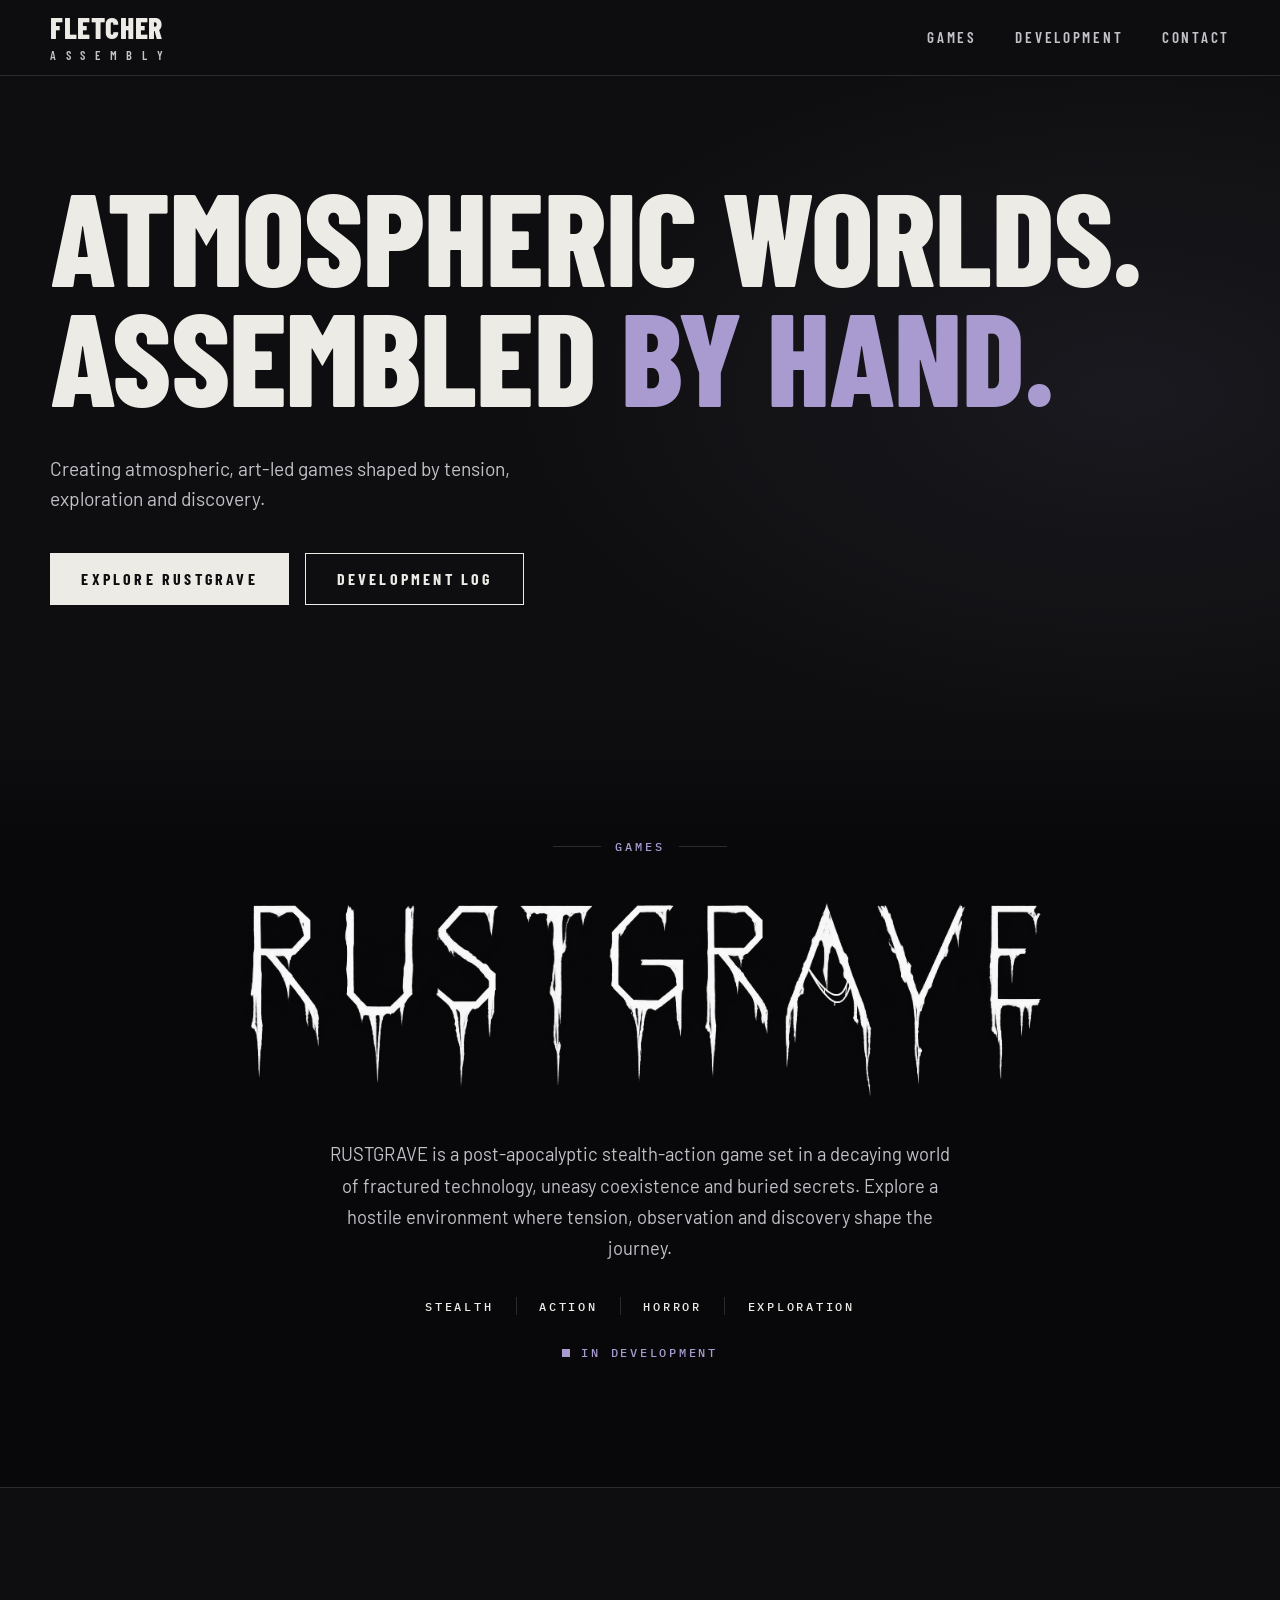
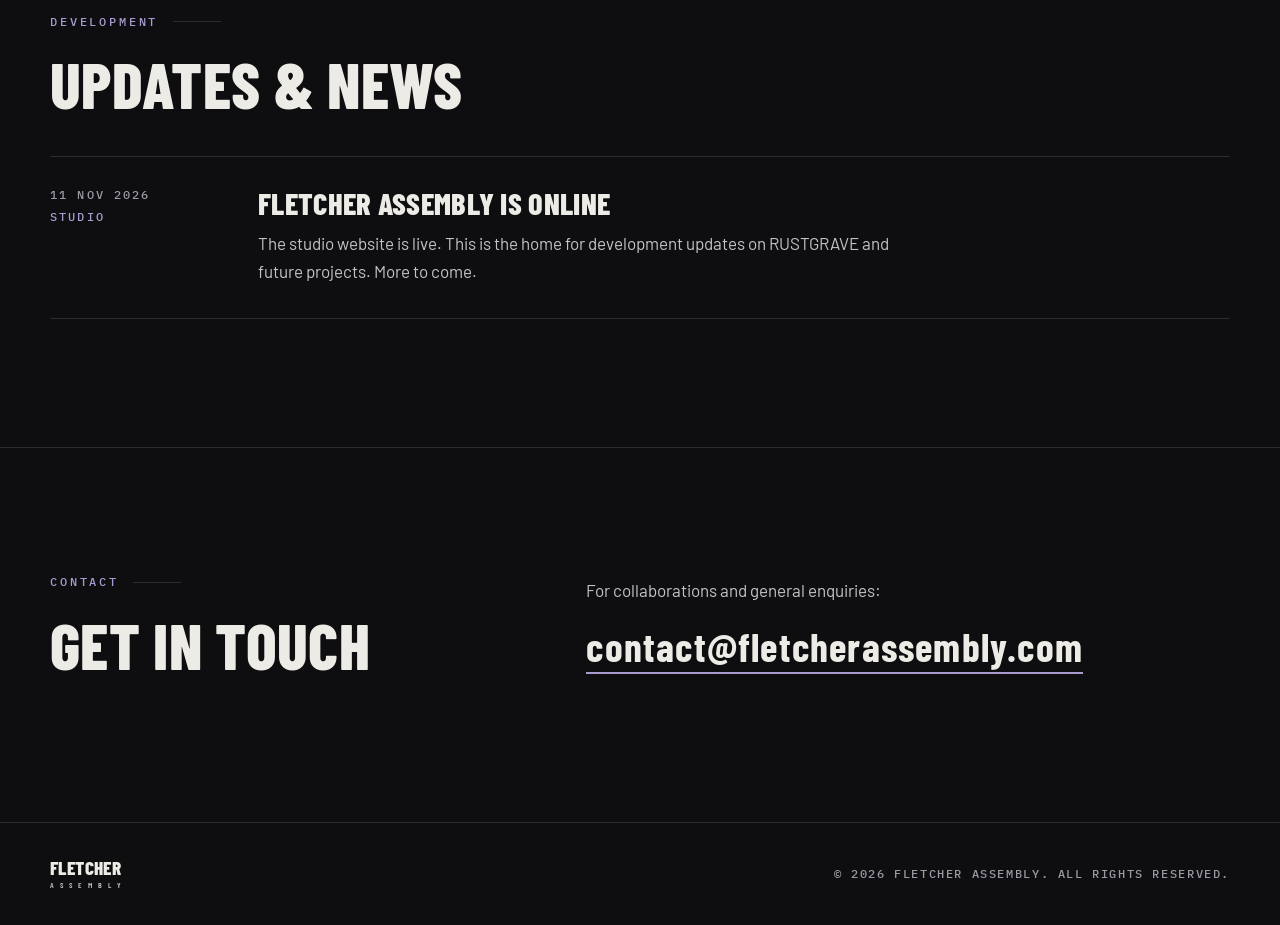
<file: index.html>
<!doctype html>
<html lang="en">
<head>
  <meta charset="utf-8">
  <meta name="viewport" content="width=device-width, initial-scale=1">
  <title>Fletcher Assembly | Independent Game Studio</title>
  <meta name="description" content="Creating atmospheric, art-led games shaped by tension, exploration and discovery. Currently developing RUSTGRAVE.">
  <meta name="theme-color" content="#0e0e10">
  <link rel="canonical" href="https://fletcherassembly.com/">
  <link rel="icon" href="assets/favicon.svg" type="image/svg+xml">
  <meta property="og:type" content="website">
  <meta property="og:title" content="Fletcher Assembly | Independent Game Studio">
  <meta property="og:description" content="Atmospheric worlds. Assembled by hand. Now developing RUSTGRAVE.">
  <meta property="og:url" content="https://fletcherassembly.com/">
  <meta property="og:image" content="https://fletcherassembly.com/assets/images/rustgrave-logo.png">
  <meta name="twitter:card" content="summary">
  <link rel="preload" href="assets/fonts/barlow-condensed-latin-800-normal.woff2" as="font" type="font/woff2" crossorigin>
  <link rel="stylesheet" href="css/style.css?v=20261111d">
  <script type="application/ld+json">
  {"@context":"https://schema.org","@type":"Organization","name":"Fletcher Assembly","url":"https://fletcherassembly.com/"}
  </script>
</head>
<body>
  <a class="skip" href="#main">Skip to content</a>

  <header class="site-header">
    <div class="container bar">
      <a class="wordmark" href="#home" aria-label="Fletcher Assembly, home">
        <span class="wm-top">Fletcher</span>
        <span class="wm-bottom"><i>A</i><i>S</i><i>S</i><i>E</i><i>M</i><i>B</i><i>L</i><i>Y</i></span>
      </a>
      <button class="nav-toggle" aria-expanded="false" aria-controls="nav"><span class="sr-only">Toggle </span>Menu</button>
      <nav id="nav" aria-label="Main">
        <a href="#games">Games</a>
        <a href="#development">Development</a>
        <a href="#contact">Contact</a>
      </nav>
    </div>
  </header>

  <main id="main">
    <!-- HOME -->
    <section id="home" class="hero">
      <div class="container">
        <h1><span class="line">Atmospheric worlds.</span> <span class="line">Assembled <span class="hl">by hand.</span></span></h1>
        <p class="lede">Creating atmospheric, art-led games shaped by tension, exploration and discovery.</p>
        <div class="actions">
          <a class="btn primary" href="#games">Explore RUSTGRAVE</a>
          <a class="btn" href="#development">Development log</a>
        </div>
      </div>
    </section>

    <!-- GAMES -->
    <section id="games" class="section project">
      <div class="container">
        <p class="label">Games</p>
        <h2 class="sr-only">RUSTGRAVE</h2>
        <div class="project-stack">
          <img class="project-logo" src="assets/images/rustgrave-logo.png" alt="RUSTGRAVE" width="1024" height="256">
          <p class="project-desc">RUSTGRAVE is a post-apocalyptic stealth-action game set in a decaying world of fractured technology, uneasy coexistence and buried secrets. Explore a hostile environment where tension, observation and discovery shape the journey.</p>
          <ul class="tags" aria-label="Genres">
            <li>Stealth</li><li>Action</li><li>Horror</li><li>Exploration</li>
          </ul>
          <p class="status"><span aria-hidden="true"></span>In development</p>
        </div>
      </div>
    </section>

    <!-- DEVELOPMENT -->
    <section id="development" class="section">
      <div class="container">
        <p class="label">Development</p>
        <h2>Updates &amp; news</h2>
        <div id="news" class="news" aria-live="polite">
          <noscript><p class="muted">Enable JavaScript to see development updates.</p></noscript>
        </div>
      </div>
    </section>

    <!-- CONTACT -->
    <section id="contact" class="section">
      <div class="container two-col">
        <div>
          <p class="label">Contact</p>
          <h2>Get in touch</h2>
        </div>
        <div class="prose">
          <p>For collaborations and general enquiries:</p>
          <p><a class="mail" href="mailto:contact@fletcherassembly.com">contact@fletcherassembly.com</a></p>
        </div>
      </div>
    </section>
  </main>

  <footer class="site-footer">
    <div class="container foot">
      <span class="wordmark small" aria-hidden="true">
        <span class="wm-top">Fletcher</span>
        <span class="wm-bottom"><i>A</i><i>S</i><i>S</i><i>E</i><i>M</i><i>B</i><i>L</i><i>Y</i></span>
      </span>
      <p>&copy; <span id="year">2026</span> Fletcher Assembly. All rights reserved.</p>
    </div>
  </footer>

  <script src="js/main.js?v=20261111d" defer></script>
</body>
</html>
</file>
<file: css/style.css>
/* ==========================================================
   Fletcher Assembly: design system
   Edit the variables below to change colours and fonts.
   ========================================================== */

/* Fonts (self-hosted, no external requests) */
@font-face{font-family:"Barlow Condensed";font-weight:600;font-display:swap;src:url("../assets/fonts/barlow-condensed-latin-600-normal.woff2") format("woff2")}
@font-face{font-family:"Barlow Condensed";font-weight:700;font-display:swap;src:url("../assets/fonts/barlow-condensed-latin-700-normal.woff2") format("woff2")}
@font-face{font-family:"Barlow Condensed";font-weight:800;font-display:swap;src:url("../assets/fonts/barlow-condensed-latin-800-normal.woff2") format("woff2")}
@font-face{font-family:"Barlow";font-weight:400;font-display:swap;src:url("../assets/fonts/barlow-latin-400-normal.woff2") format("woff2")}
@font-face{font-family:"Barlow";font-weight:600;font-display:swap;src:url("../assets/fonts/barlow-latin-600-normal.woff2") format("woff2")}
@font-face{font-family:"IBM Plex Mono";font-weight:500;font-display:swap;src:url("../assets/fonts/ibm-plex-mono-latin-500-normal.woff2") format("woff2")}

:root{
  --bg:#0e0e10;
  --line:#2a2a30;
  --text:#edebe6;
  --soft:#c4c2c9;
  --muted:#9b99a3;
  --accent:#a99bd0;

  --display:"Barlow Condensed","Arial Narrow",Impact,sans-serif;
  --body:"Barlow","Segoe UI",system-ui,sans-serif;
  --mono:"IBM Plex Mono",Consolas,monospace;

  --max:1180px;
  --gutter:clamp(1.25rem,4vw,2rem);
  --header-h:76px;
}

*{box-sizing:border-box}
html{scroll-behavior:smooth;scroll-padding-top:calc(var(--header-h) + 8px)}
body{margin:0;background:var(--bg);color:var(--text);font:400 1.0625rem/1.7 var(--body);-webkit-font-smoothing:antialiased;text-rendering:optimizeLegibility}
img{max-width:100%;height:auto;display:block}
a{color:inherit}
p{margin:0 0 1.2rem}
:focus-visible{outline:2px solid var(--accent);outline-offset:3px}
.sr-only{position:absolute;width:1px;height:1px;overflow:hidden;clip:rect(0 0 0 0);white-space:nowrap}
.skip{position:absolute;left:-999px;top:0;background:var(--accent);color:#000;padding:.6rem 1rem;z-index:100}
.skip:focus{left:0}
.container{width:100%;max-width:calc(var(--max) + var(--gutter)*2);margin:0 auto;padding:0 var(--gutter)}
.muted{color:var(--muted)}

/* ---------- type ---------- */
h1,h2,h3{font-family:var(--display);text-transform:uppercase;font-weight:800;margin:0;line-height:.98}
h2{font-size:clamp(2.4rem,5.5vw,4rem);letter-spacing:.005em;margin-bottom:2.5rem}
.label{font:500 .74rem/1 var(--mono);text-transform:uppercase;letter-spacing:.24em;color:var(--accent);margin:0 0 1.6rem;display:flex;align-items:center;gap:.9rem}
.label::after{content:"";flex:0 0 3rem;height:1px;background:var(--line)}

/* ---------- wordmark ---------- */
.wordmark{display:inline-flex;flex-direction:column;text-decoration:none;color:var(--text);line-height:1}
.wm-top{font:800 1.85rem/1 var(--display);text-transform:uppercase;letter-spacing:.02em}
.wm-bottom{display:flex;justify-content:space-between;font:600 .78rem/1 var(--display);margin-top:.4rem;color:var(--soft)}
.wm-bottom i{font-style:normal}
.wordmark.small .wm-top{font-size:1.2rem}
.wordmark.small .wm-bottom{font-size:.5rem;margin-top:.28rem}

/* ---------- header ---------- */
.site-header{position:fixed;inset:0 0 auto 0;z-index:50;height:var(--header-h);background:rgba(14,14,16,.9);backdrop-filter:blur(8px);border-bottom:1px solid var(--line)}
.bar{height:100%;display:flex;align-items:center;justify-content:space-between}
nav{display:flex;gap:2.4rem}
nav a{position:relative;text-decoration:none;font:600 .95rem/1 var(--display);text-transform:uppercase;letter-spacing:.18em;color:var(--soft);padding:.5rem 0;transition:color .2s}
nav a::after{content:"";position:absolute;left:0;right:100%;bottom:0;height:1px;background:var(--accent);transition:right .25s}
nav a:hover,nav a:focus-visible{color:var(--text)}
nav a:hover::after,nav a:focus-visible::after{right:0}
.nav-toggle{display:none;background:none;border:1px solid var(--line);color:var(--text);padding:.55rem 1rem;font:600 .9rem/1 var(--display);text-transform:uppercase;letter-spacing:.18em;cursor:pointer}
.nav-toggle:hover{border-color:var(--accent)}

/* ---------- hero ---------- */
.hero{padding:calc(var(--header-h) + clamp(4rem,11vh,8rem)) 0 clamp(5rem,12vh,8.5rem);
  background:radial-gradient(900px 500px at 88% 55%,rgba(169,155,208,.08),transparent 70%),var(--bg)}
h1{font-size:min(10.2vw,8.4rem);line-height:.92;letter-spacing:-.005em;margin-bottom:clamp(1.6rem,3.5vw,2.4rem)}
h1 .line{display:block;white-space:nowrap}
h1 .hl{color:var(--accent);white-space:nowrap}
.lede{max-width:30rem;font-size:1.2rem;line-height:1.6;color:var(--soft);margin-bottom:2.4rem}
.actions{display:flex;flex-wrap:wrap;gap:1rem}
.btn{display:inline-block;text-decoration:none;font:700 1rem/1 var(--display);text-transform:uppercase;letter-spacing:.2em;padding:1.05rem 1.9rem;border:1px solid var(--text);transition:background .2s,color .2s,border-color .2s}
.btn:hover{background:var(--text);color:var(--bg)}
.btn.primary{background:var(--text);color:var(--bg)}
.btn.primary:hover{background:var(--accent);border-color:var(--accent)}

/* ---------- sections ---------- */
.section{padding:clamp(4.5rem,10vw,8rem) 0;border-bottom:1px solid var(--line)}
.two-col{display:grid;grid-template-columns:5fr 7fr;gap:clamp(2rem,6vw,5rem);align-items:start}
.two-col h2{margin-bottom:0}
.prose p{color:var(--soft)}

/* ---------- RUSTGRAVE ---------- */
.project{background:linear-gradient(to bottom,var(--bg) 0,#08080a 9rem),#08080a}
.project .label{justify-content:center}
.project .label::before{content:"";flex:0 0 3rem;height:1px;background:var(--line)}
.project-stack{display:flex;flex-direction:column;align-items:center;text-align:center;padding:1rem 0 0}
.project-logo{width:min(100%,820px);margin:0 auto 2.5rem}
.project-desc{max-width:40rem;font-size:1.15rem;color:var(--soft);margin-bottom:2rem}
.tags{list-style:none;display:flex;flex-wrap:wrap;justify-content:center;gap:0;padding:0;margin:0 0 2rem}
.tags li{font:500 .78rem/1 var(--mono);text-transform:uppercase;letter-spacing:.22em;color:var(--text);padding:.2rem 1.4rem}
.tags li+li{border-left:1px solid var(--line)}
.status{display:inline-flex;align-items:center;gap:.7rem;margin:0;font:500 .72rem/1 var(--mono);text-transform:uppercase;letter-spacing:.24em;color:var(--accent)}
.status span{width:.5rem;height:.5rem;background:var(--accent)}

/* ---------- development ---------- */
.news{border-top:1px solid var(--line)}
.post{display:grid;grid-template-columns:11rem 1fr;gap:2rem;padding:2rem 0;border-bottom:1px solid var(--line)}
.post-meta{display:flex;flex-direction:column;gap:.6rem;font:500 .74rem/1 var(--mono);text-transform:uppercase;letter-spacing:.18em}
.post-meta time{color:var(--muted)}
.post-meta .tag{color:var(--accent)}
.post h3{font-size:1.9rem;letter-spacing:.01em;margin-bottom:.6rem}
.post p{margin:0;color:var(--soft);max-width:42rem}

/* ---------- contact ---------- */
.mail{display:inline-block;font:700 clamp(1.5rem,4.2vw,2.5rem)/1.1 var(--display);letter-spacing:.03em;text-decoration:none;color:var(--text);border-bottom:2px solid var(--accent);padding-bottom:.25rem;transition:color .2s}
.mail:hover{color:var(--accent)}

/* ---------- footer ---------- */
.site-footer{padding:2.2rem 0}
.foot{display:flex;align-items:center;justify-content:space-between;gap:1rem;flex-wrap:wrap}
.foot p{margin:0;font:500 .72rem/1 var(--mono);letter-spacing:.14em;text-transform:uppercase;color:var(--muted)}

/* ---------- 404 ---------- */
.lost{min-height:100svh;display:flex;flex-direction:column;justify-content:center;align-items:flex-start;gap:1.5rem}
.lost h1{margin:0}

/* ---------- responsive ---------- */
@media (max-width:900px){
  .two-col{grid-template-columns:1fr}
}
@media (max-width:760px){
  :root{--header-h:68px}
  .nav-toggle{display:block}
  nav{display:none;position:absolute;top:100%;left:0;right:0;flex-direction:column;gap:0;background:var(--bg);border-bottom:1px solid var(--line);padding:0 var(--gutter)}
  nav.open{display:flex}
  nav a{padding:1.1rem 0;border-bottom:1px solid var(--line);font-size:1.1rem}
  nav a:last-child{border-bottom:0}
  nav a::after{display:none}
  .post{grid-template-columns:1fr;gap:1rem}
  .post-meta{flex-direction:row;gap:1.2rem}
  .tags li{padding:.2rem .9rem;letter-spacing:.16em}
}
@media (max-width:600px){
  h1{font-size:clamp(3rem,15.5vw,4.6rem)}
  h1 .line{white-space:normal}
}
@media (max-width:480px){
  .btn{flex:1 1 100%;text-align:center}
}
@media (prefers-reduced-motion:reduce){html{scroll-behavior:auto}*{transition:none!important}}
</file>
